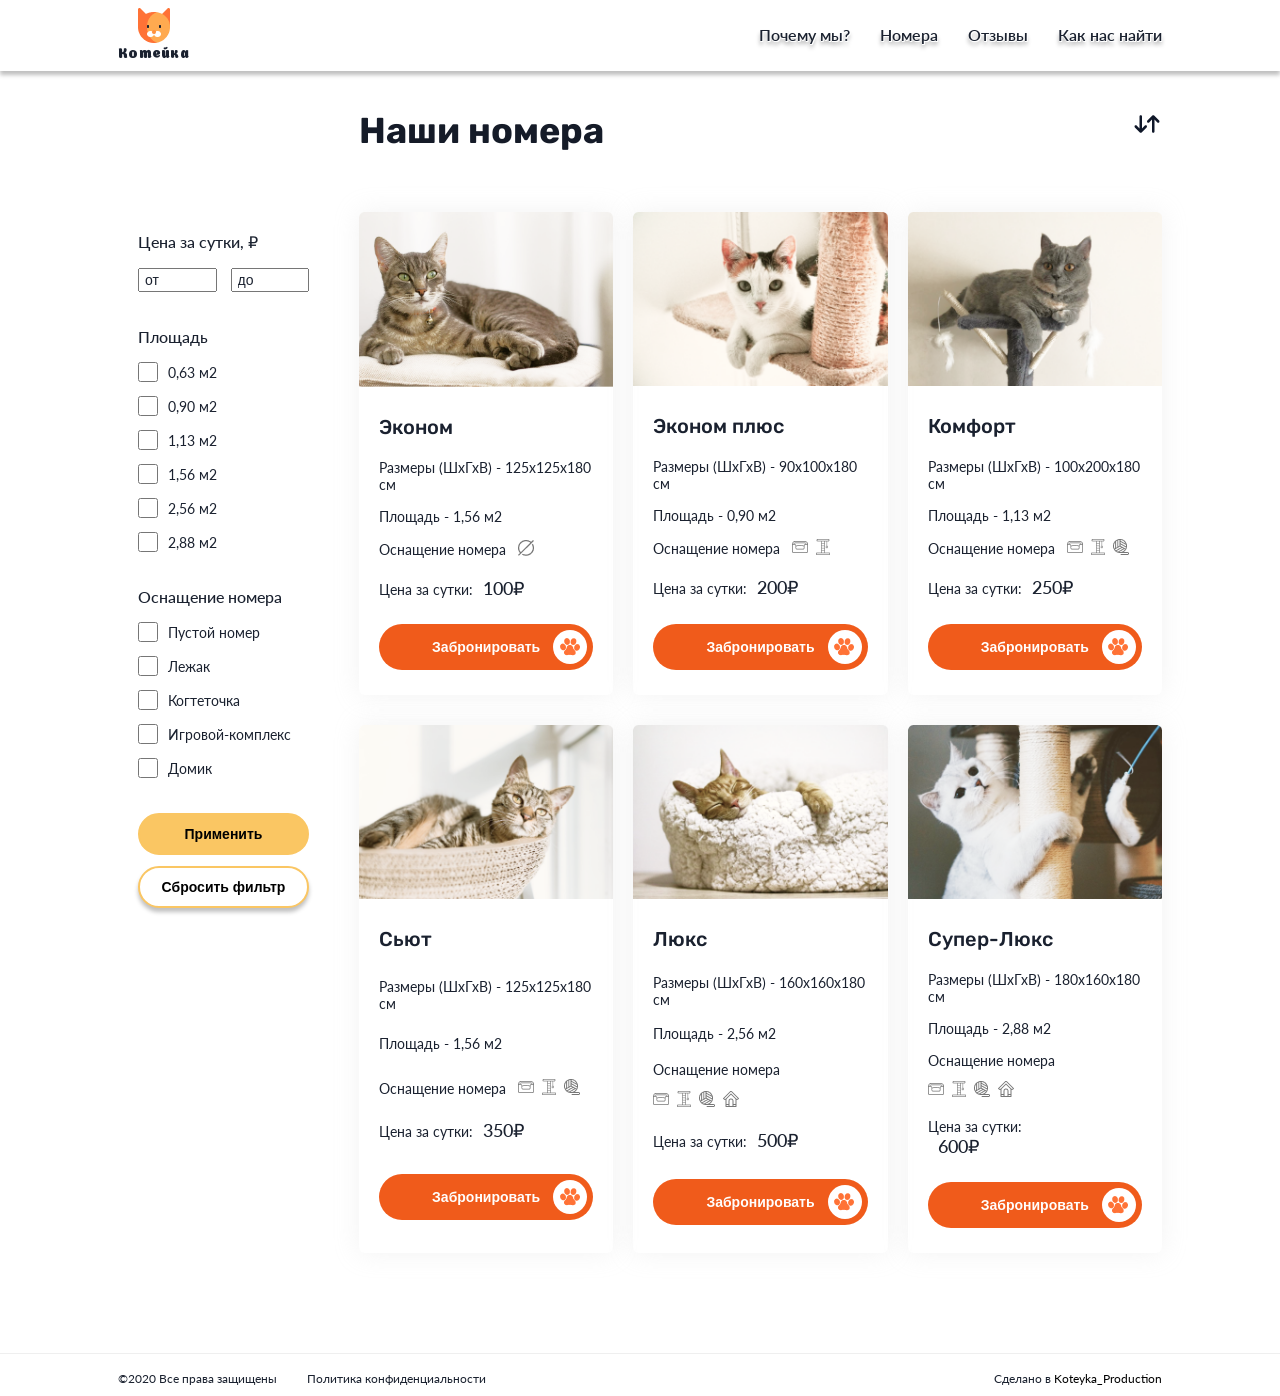
<file: index.html>
<!DOCTYPE html>
<html lang="en">
<head>
    <meta charset="UTF-8">
    <meta name="viewport" content="width=device-width, initial-scale=1.0">
    <title>Котейка</title>
    <link rel="stylesheet" href="./styles/index.css">
    <link rel="stylesheet" href="./styles/fonts.css">
    <link rel="stylesheet" href="./styles/header.css">
    <link rel="stylesheet" href="./styles/rooms.css">
    <link rel="stylesheet" href="./styles/sort.css">
    <link rel="stylesheet" href="./styles/card.css">
    <link rel="stylesheet" href="./styles/footer.css">
    <link rel="stylesheet" href="./styles/bar.css">
</head>
<body>
    <div class="container">
        <header class="header">
            <div class="header__logo">
                <div class="header__logo-img">
                    <img src="./images/logo.png" alt="logo">
                </div>
                <p class="header__logo-title">Котейка</p>
            </div>
            <div class="header__burger">
                <img src="./images/burger.svg" alt="menu">
            </div>
            <div class="header__menu">
                <a href="#" class="header__link">Почему мы?</a>
                <a href="#" class="header__link">Номера</a>
                <a href="#" class="header__link">Отзывы</a>
                <a href="#" class="header__link">Как нас найти</a>
            </div>
        </header>
        <section class="rooms">
            <div class="rooms__header">
                <h2 class="rooms__header-title">Наши номера</h2>
                <div class="rooms__header-filter">
                    <img src="./images/bar-filter.svg" alt="filter">
                </div>
                <div class="rooms__header-sort">
                    <img src="./images/sort.svg" alt="sort">
                </div>
                <div class="rooms__header-menu sort">
                    <div class="sort__item">
                        <div class="sort__item-icon">
                            <img src="./images/arrup.svg" alt="">
                        </div>
                        <p class="sort__item-text">По площади</p>
                    </div>
                    <div class="sort__item">
                        <div class="sort__item-icon">
                            <img src="./images/arrdown.svg" alt="">
                        </div>
                        <p class="sort__item-text">По площади</p>
                    </div>
                    <div class="sort__item">
                        <div class="sort__item-icon">
                            <img src="./images/arrup.svg" alt="">
                        </div>
                        <p class="sort__item-text">По цене</p>
                    </div>
                    <div class="sort__item">
                        <div class="sort__item-icon">
                            <img src="./images/arrdown.svg" alt="">
                        </div>
                        <p class="sort__item-text">По цене</p>
                    </div>
                    <div class="sort__back">
                        <img src="./images/back.svg" alt="back">
                    </div>
                </div>
            </div>
            <div class="rooms__bar bar">
                <div class=""rooms__bar-price bar__price>
                    <p class="bar__title">Цена за сутки, ₽</p>
                    <div class="bar__price-wrapper">
                        <input type="text" class="bar__price-input" placeholder="от">
                        <input type="text" class="bar__price-input" placeholder="до">
                    </div>
                </div>
                <div class=""rooms__bar-square bar__square>
                    <p class="bar__title">Площадь</p>
                    <div class="bar__square-wrapper ">
                        <div class="bar__check-block">
                            <input type="checkbox" class="bar__checker name='checker">
                            <label class="bar__check-text" for="checker">0,63 м2</label>
                        </div>
                        <div class="bar__check-block">
                            <input type="checkbox" class="bar__checker name='checker">
                            <label class="bar__check-text" for="checker">0,90 м2</label>
                        </div>
                        <div class="bar__check-block">
                            <input type="checkbox" class="bar__checker name='checker">
                            <label class="bar__check-text" for="checker">1,13 м2</label>
                        </div>
                        <div class="bar__check-block">
                            <input type="checkbox" class="bar__checker name='checker">
                            <label class="bar__check-text" for="checker">1,56 м2</label>
                        </div>
                        <div class="bar__check-block">
                            <input type="checkbox" class="bar__checker name='checker">
                            <label class="bar__check-text" for="checker">2,56 м2</label>
                        </div>
                        <div class="bar__check-block">
                            <input type="checkbox" class="bar__checker name='checker">
                            <label class="bar__check-text" for="checker">2,88 м2</label>
                        </div>
                    </div>
                </div>
                <div class=""rooms__bar-include bar__include>
                    <p class="bar__title">Оснащение номера</p>
                    <div class="bar__include-wrapper ">
                        <div class="bar__check-block">
                            <input type="checkbox" class="bar__checker name='checker">
                            <label for="checker" class="bar__check-text">Пустой номер</label>
                        </div>
                        <div class="bar__check-block">
                            <input type="checkbox" class="bar__checker name='checker">
                            <label for="checker" class="bar__check-text">Лежак</label>
                        </div>
                        <div class="bar__check-block">
                            <input type="checkbox" class="bar__checker name='checker">
                            <label for="checker" class="bar__check-text">Когтеточка</label>
                        </div>
                        <div class="bar__check-block">
                            <input type="checkbox" class="bar__checker name='checker">
                            <label for="checker" class="bar__check-text">Игровой-комплекс</label>
                        </div>
                        <div class="bar__check-block">
                            <input type="checkbox" class="bar__checker name='checker">
                            <label for="checker" class="bar__check-text">Домик</label>
                        </div>
                    </div>
                </div>
                <div class="bar__buttons">
                    <button class="rooms__bar-apply bar__apply">Применить</button>
                    <button class="rooms__bar-reset bar__reset">Сбросить фильтр</button>
                </div>
            </div>
            <div class="rooms__catalog">
                <div class="rooms__catalog-card card">
                    <div class="card__image">
                        <img src="./images/cat1.png" alt="cat image">
                    </div>
                    <div class="card__info-wrapper">
                        <p class="card__title">Эконом</p>
                        <p class="card__size">Размеры (ШхГхВ) - 125х125х180 см</p>
                        <p class="card__square">Площадь - 1,56 м2</p>
                        <div class="card__include">
                            <p class="card__include-title">Оснащение номера</p>
                            <div class=" card__include-wrapper">
                                <div class="card__include-icon">
                                    <img src="./images/nothing.png" alt="nothing">
                                </div>
                            </div>
                        </div>
                        <p class=" card__price">Цена за сутки:<span class="card__price-value">100₽</span></p>
                        <button class="card__button">
                            <span class="card__button-text">Забронировать</span>
                            <div class="card__button-decoration">
                                <img src="./images/paw.png" alt="paw    ">
                            </div>
                        </button>
                    </div>
                </div>
                <div class="rooms__catalog-card card">
                    <div class="card__image">
                        <img src="./images/cat2.png" alt="cat image">
                    </div>
                    <div class="card__info-wrapper">
                        <p class="card__title">Эконом плюс</p>
                        <p class="card__size">Размеры (ШхГхВ) - 90х100х180 см</p>
                        <p class="card__square">Площадь - 0,90 м2</p>
                        <div class="card__include">
                            <p class="card__include-title">Оснащение номера</p>
                            <div class=" card__include-wrapper">
                                <div class="card__include-icon">
                                    <img src="./images/catbed.png" alt="catbed">
                                </div>
                                <div class="card__include-icon">
                                    <img src="./images/scratch.png" alt="scratch">
                                </div>
                            </div>
                        </div>
                        <p class=" card__price">Цена за сутки:<span class="card__price-value">200₽</span></p>
                        <button class="card__button">
                            <span class="card__button-text">Забронировать</span>
                            <div class="card__button-decoration">
                                <img src="./images/paw.png" alt="paw    ">
                            </div>
                        </button>
                    </div>
                </div>
                <div class="rooms__catalog-card card">
                    <div class="card__image">
                        <img src="./images/cat3.png" alt="cat image">
                    </div>
                    <div class="card__info-wrapper">
                        <p class="card__title">Комфорт</p>
                        <p class="card__size">Размеры (ШхГхВ) - 100х200х180 см</p>
                        <p class="card__square">Площадь - 1,13 м2</p>
                        <div class="card__include">
                            <p class="card__include-title">Оснащение номера</p>
                            <div class=" card__include-wrapper">
                                <div class="card__include-icon">
                                    <img src="./images/catbed.png" alt="catbed">
                                </div>
                                <div class="card__include-icon">
                                    <img src="./images/scratch.png" alt="scratch">
                                </div>
                                <div class="card__include-icon">
                                    <img src="./images/toy.png" alt="toys">
                                </div>
                            </div>
                        </div>
                        <p class=" card__price">Цена за сутки:<span class="card__price-value">250₽</span></p>
                        <button class="card__button">
                            <span class="card__button-text">Забронировать</span>
                            <div class="card__button-decoration">
                                <img src="./images/paw.png" alt="paw    ">
                            </div>
                        </button>
                    </div>
                </div>
                <div class="rooms__catalog-card card">
                    <div class="card__image">
                        <img src="./images/cat4.png" alt="cat image">
                    </div>
                    <div  class="card__info-wrapper">
                        <p class="card__title">Сьют</p>
                        <p class="card__size">Размеры (ШхГхВ) - 125х125х180 см</p>
                        <p class="card__square">Площадь - 1,56 м2</p>
                        <div class="card__include">
                            <p class="card__include-title">Оснащение номера</p>
                            <div class=" card__include-wrapper">
                                <div class="card__include-icon">
                                    <img src="./images/catbed.png" alt="catbed">
                                </div>
                                <div class="card__include-icon">
                                    <img src="./images/scratch.png" alt="scratch">
                                </div>
                                <div class="card__include-icon">
                                    <img src="./images/toy.png" alt="toys">
                                </div>
                            </div>
                        </div>
                        <p class=" card__price">Цена за сутки:<span class="card__price-value">350₽</span></p>
                        <button class="card__button">
                            <span class="card__button-text">Забронировать</span>
                            <div class="card__button-decoration">
                                <img src="./images/paw.png" alt="paw    ">
                            </div>
                        </button>
                    </div>
                </div>
                <div class="rooms__catalog-card card">
                    <div class="card__image">
                        <img src="./images/cat5.png" alt="cat image">
                    </div>
                    <div class="card__info-wrapper">
                        <p class="card__title">Люкс</p>
                        <p class="card__size">Размеры (ШхГхВ) - 160х160х180 см</p>
                        <p class="card__square">Площадь - 2,56 м2</p>
                        <div class="card__include">
                            <p class="card__include-title">Оснащение номера</p>
                            <div class=" card__include-wrapper">
                                <div class="card__include-icon">
                                    <img src="./images/catbed.png" alt="catbed">
                                </div>
                                <div class="card__include-icon">
                                    <img src="./images/scratch.png" alt="scratch">
                                </div>
                                <div class="card__include-icon">
                                    <img src="./images/toy.png" alt="toys">
                                </div>
                                <div class="card__include-icon">
                                    <img src="./images/house.png" alt="house">
                                </div>    
                            </div>
                        </div>
                        <p class=" card__price">Цена за сутки:<span class="card__price-value">500₽</span></p>
                        <button class="card__button">
                            <span class="card__button-text">Забронировать</span>
                            <div class="card__button-decoration">
                                <img src="./images/paw.png" alt="paw    ">
                            </div>
                        </button>
                    </div>
                </div>
                <div class="rooms__catalog-card card">
                    <div class="card__image">
                        <img src="./images/cat6.png" alt="cat image">
                    </div>
                    <div class="card__info-wrapper">
                        <p class="card__title">Супер-Люкс</p>
                        <p class="card__size">Размеры (ШхГхВ) - 180х160х180 см</p>
                        <p class="card__square">Площадь - 2,88 м2</p>
                        <div class="card__include">
                            <p class="card__include-title">Оснащение номера</p>
                            <div class=" card__include-wrapper">
                            <div class="card__include-icon">
                                    <img src="./images/catbed.png" alt="catbed">
                                </div>
                                <div class="card__include-icon">
                                    <img src="./images/scratch.png" alt="scratch">
                                </div>
                                <div class="card__include-icon">
                                    <img src="./images/toy.png" alt="toys">
                                </div>
                                <div class="card__include-icon">
                                    <img src="./images/house.png" alt="house">
                                </div>    
                            </div>
                        </div>
                        <p class=" card__price"></p>Цена за сутки:<span class="card__price-value">600₽</span></p>
                        <button class="card__button">
                            <span class="card__button-text">Забронировать</span>
                            <div class="card__button-decoration">
                                <img src="./images/paw.png" alt="paw    ">
                            </div>
                        </button>
                    </div>
                </div>
            </div>
        </section>
        <footer class="footer">
            <a class="footer__secure">©2020 Все права защищены</a>
            <a class="footer__conf">Политика конфиденциальности</a>
            <a class="footer__madein">Сделано в  <span class="footer__madein-company">Koteyka_Production</span></a>
        </footer>
    </div>
</body>
</html>
</file>
<file: styles/index.css>
*{
    margin: 0;
    padding: 0;
    box-sizing: border-box;
}
body{
    font-family: 'Lato';
    color: #1a212f;
}
img{
    max-width: 100%;
    height: auto;
    object-fit: contain;
}
a{
    text-decoration: none;
    color: #1a212f;
    cursor: pointer;
}
button{
    border: none;
    border-radius: 25px;
    font-size: 14px;
    font-weight: 600;
    cursor: pointer;
    transition: 0.3s;
}
button:hover{
    transform: translateY(-2px);
    box-shadow: 0 0 10px rgb(139, 138, 138);
}
input{
    cursor: pointer;
}
.container{
    max-width: 1440px;
    margin: 0 auto;
}
.vis{
    display: block;
}
</file>
<file: styles/fonts.css>
@font-face {
    font-family: 'Lato';
    src: url('../fonts/Lato/Lato-Medium.eot');
    src: url('../fonts/Lato/Lato-Medium.eot?#iefix') format('embedded-opentype'),
        url('../fonts/Lato/Lato-Medium.woff2') format('woff2'),
        url('../fonts/Lato/Lato-Medium.woff') format('woff'),
        url('../fonts/Lato/Lato-Medium.ttf') format('truetype');
    font-weight: 500;
    font-style: normal;
    font-display: swap;
}

@font-face {
    font-family: 'Lato';
    src: url('../fonts/Lato/Lato-SemiBold.eot');
    src: url('../fonts/Lato/Lato-SemiBold.eot?#iefix') format('embedded-opentype'),
         url('../fonts/Lato/Lato-SemiBold.woff2') format('woff2'),
         url('../fonts/Lato/Lato-SemiBold.woff') format('woff'),
         url('../fonts/Lato/Lato-SemiBold.ttf') format('truetype');
    font-weight: 600;
    font-style: normal;
    font-display: swap;
}

@font-face {
    font-family: 'Lato';
    src: url('../fonts/Lato/Lato-Regular.eot');
    src: url('../fonts/Lato/Lato-Regular.eot?#iefix') format('embedded-opentype'),
         url('../fonts/Lato/Lato-Regular.woff2') format('woff2'),
         url('../fonts/Lato/Lato-Regular.woff') format('woff'),
         url('../fonts/Lato/Lato-Regular.ttf') format('truetype');
    font-weight: normal;
    font-style: normal;
    font-display: swap;
}

@font-face {
    font-family: 'Rubik';
    src: url('../fonts/Rubik/Rubik-Bold.eot');
    src: url('../fonts/Rubik/Rubik-Bold.eot?#iefix') format('embedded-opentype'),
         url('../fonts/Rubik/Rubik-Bold.woff2') format('woff2'),
         url('../fonts/Rubik/Rubik-Bold.woff') format('woff'),
         url('../fonts/Rubik/Rubik-Bold.ttf') format('truetype');
    font-weight: bold;
    font-style: normal;
    font-display: swap;
}

@font-face {
    font-family: 'Rubik';
    src: url('../fonts/Rubik/Rubik-Medium.eot');
    src: url('../fonts/Rubik/Rubik-Medium.eot?#iefix') format('embedded-opentype'),
         url('../fonts/Rubik/Rubik-Medium.woff2') format('woff2'),
         url('../fonts/Rubik/Rubik-Medium.woff') format('woff'),
         url('../fonts/Rubik/Rubik-Medium.ttf') format('truetype');
    font-weight: 500;
    font-style: normal;
    font-display: swap;
}

@font-face {
    font-family: 'Boomboom';
    src: url('../fonts/Boomboom/Boomboom.eot');
    src: url('../fonts/Boomboom/Boomboom.eot?#iefix') format('embedded-opentype'),
         url('../fonts/Boomboom/Boomboom.woff2') format('woff2'),
         url('../fonts/Boomboom/Boomboom.woff') format('woff'),
         url('../fonts/Boomboom/Boomboom.ttf') format('truetype');
    font-weight: normal;
    font-style: normal;
    font-display: swap;
}
</file>
<file: styles/header.css>
.header{
    height: 71px;
    display: flex;
    margin-bottom: 38px;
    justify-content: space-between;
    align-items: center;
    padding: 8px 20px 10px;
    box-shadow: 0 4px 4px 0 rgba(0, 0, 0, 0.25);
}

.header__menu{
    display: none;
}

.header__burger{
    width: 50px;
    cursor: pointer;
    transition: 0.3s;
}

.header__burger:hover{
    filter: drop-shadow(0 4px 6px rgba(0,0,0,0.3));
}

.header__logo{
    display: flex;
    flex-direction: column;
}

.header__logo-title{
    font-family: 'Boomboom';
    font-weight: 400;
    font-size: 16px;
    letter-spacing: 0.03em;   
}

.header__logo-img{
    align-self: center;
}

.header__link{
    font-weight: 600;
    font-size: 16px;
    text-shadow:
        -0.5px -0.5px 0 white,
        0.5px -0.5px 0 white,
        -0.5px  0.5px 0 white,
        0.5px  0.5px 0 white,
        0 4px 4px rgba(0, 0, 0, 0.4)
    ;
    transition: 0.3s;
}

.header__link:hover{
  transform: translateY(-1px);
}

@media (min-width: 768px) {
    .header{
        padding-inline: 70px;
    }
    .header__burger{
        display: none;
    }
    .header__menu{
        display: flex;
        gap: 30px;
    }
    
}

@media (min-width: 1024px) {
    .header{
        padding-inline: 118px;
    }
}
</file>
<file: styles/rooms.css>
.rooms{
    padding-inline: 20px;
    position: relative;
}

.rooms__header{
    display: flex;
    position: relative;
    gap: 8px;
}

.rooms__header-title{
    margin-right: auto;
    margin-bottom: 20px;
    font-weight: 700;
    font-size: 28px;
    color: #151b28;
    font-family: 'Rubik';
}

.rooms__header-menu{
    display: none;
    position: absolute;
    right: 0;
}

.rooms__header-sort, .rooms__header-filter{
    width: 30px;
    transition: 0.3s;
    cursor: pointer;
}

.rooms__header-sort:hover{
    filter: drop-shadow(0 4px 6px rgba(0,0,0,0.3));
    transform: translate(-1px, -1px);
}

.rooms__catalog{
    display: grid;
    grid-template-columns: 1fr;
    row-gap: 30px;
}

@media (min-width: 768px) {
    .rooms{
        padding-inline: 70px;
    }
    .rooms__header-title{
        margin-bottom: 30px;
    }
    .rooms__catalog{
        grid-template-columns: repeat(2, 1fr);
        column-gap: 20px;
    }
    .rooms__header-filter{
        display: none;
    }
}

@media (min-width:1024px) {
    .rooms{
        padding-inline: 118px;
        display: grid;
        grid-template-columns: 1fr auto;
        grid-template-rows: repeat(2, auto); 
        row-gap: 20px;
        column-gap: 30px;
    }
    .rooms__header-title{
        font-size: 36px;
        margin-bottom: 40px;
    }
    .rooms__catalog{
        grid-template-columns: repeat(3, 1fr);
        justify-self: right;
        margin-top: 0;
    }

    .rooms__header{
        grid-area: 1 / 2 / 2 / 3;
        max-width: 850px;   
    }
    .rooms__catalog{
        grid-area: 2 / 2 / 3 / 3;
        max-width: 860px;
    }
    .rooms__bar{
        grid-area: 2 / 1 / 3 / 2;
        justify-self: left;
    }
}
</file>
<file: styles/sort.css>
.sort{
    padding: 12px 20px;
    box-shadow: 0 4px 4px 0 rgba(0, 0, 0, 0.25);
    border-radius: 4px;
    background: #fff;
    display: none;
    grid-auto-flow: column;
    grid-template-rows: repeat(4, auto);
    row-gap: 24px;
    column-gap: 30px;
}

.sort__item{
    width: 100%;
    display: flex;
    align-items: center;
    gap: 5px;
    cursor: pointer;
    transition: 0.3s;
}

.sort__item:hover{
    border-bottom: 1px solid gainsboro;
}

.sort__item-text{
    font-weight: 400;
    font-size: 14px;
    color: #141312;
}

.sort__back{
    cursor: pointer;
    transition: 0.3s;
}

.sort__back:hover{
    filter: drop-shadow(0 4px 6px rgba(0,0,0,0.3));
    transform: translate(-1px, -1px);
}
</file>
<file: styles/card.css>
.card{
    border-radius: 6px;
    fill: #fff;
    stroke-width: 1px;
    stroke: #e1e1e1;
    font-size: 14px;
    font-weight: 400;
    box-shadow: 0 0 25px 0 rgba(208, 208, 208, 0.25);
    display: flex;
    flex-direction: column;
}

.card__image img{
    width: 100%;
}

.card__info-wrapper{
    padding: 25px 20px;
    height: 100%;
    display: grid;
    grid-template-columns: 1fr;
}

.card__title{
    font-family: 'Rubik';
    font-weight: 500;
    font-size: 20px; 
    margin-bottom: 20px;
}

.card__size{
    margin-bottom: 15px;
}

.card__include{
    margin: 15px 0 18px;
    display: flex;
    align-items: center;
    flex-wrap: wrap;
    gap: 12px;
}

.card__include-wrapper{
    display: flex;
    gap: 8px;
}

.card__price-value{
    margin-left: 10px;
    font-size: 18px;
    font-weight: 500;
}

.card__button{
    width: 100%;
    height: 46px;
    padding: 6px;
    margin: 25px auto 0;
    font-weight: 600;
    font-size: 14px;
    color: #fffefd;
    background: #f05b1b;
    display: flex;
    justify-content: center;
    align-items: center;
    position: relative;
    z-index: -2;
}

.card__button-decoration{
    position: absolute;
    right: 6px;
    border-radius: 50%;
    background-color: #fff;
    display: flex;
    align-items: center;
    justify-content: center;
    width: 34px;
    height: 34px;
    
}
</file>
<file: styles/footer.css>
.footer{
    margin-top: 100px;
    padding: 40px 20px;
    border-top: 1px solid #EFEFEF;
    display: flex;
    flex-direction: column;
    align-items: center;
    gap: 10px;
    font-weight: 400;
    font-size: 12px;
    color: #8f8f8f;
}

.footer__madein-company{
    color: #000;
}

@media (min-width: 768px) {
    .footer{
        padding: 20px 70px ;
        flex-direction: row;
        justify-content: space-between;
    }
}

@media (min-width:1024px) {
    .footer{
        padding: 17px 118px 10px;
        justify-content: start;
        gap: 30px;
    }

    .footer__madein{
        margin-left: auto;
    }
    
}
</file>
<file: styles/bar.css>
.bar{
    display: none;
    position: absolute;
    right: 0;
    top: -8px;
    background-color: #fff;
    padding: 20px 30px;
    box-shadow: 0 4px 4px 0 rgba(0, 0, 0, 0.25);
    border-radius: 4px;
}

.bar__title{
    font-weight: 500;
    font-size: 16px; 
    margin: 32px 0 16px;
}

.bar__price-input{
    font-weight: 400;
    font-size: 14px;
    padding: 7px 5px;
    min-width: 0;
}

.bar__price-input::placeholder{
    font-weight: 400;
    font-size: 14px;
    color: #1a212f;
}

.bar__square-wrapper, .bar__include-wrapper{
    display: flex;
    flex-direction: column;
    gap: 8px;
}

.bar__check-block{
    display: flex;
    align-items: center;
}

.bar__check-text{
    font-weight: 400;
    font-size: 14px; 
    margin-left: 10px; 
}


.bar__checker{
    width: 20px;
    height: 20px;
}

.bar__apply{
    border: 2px solid #fac663;
    background: #fac663;
}
.bar__reset{
    box-shadow: 0 4px 4px 0 rgba(0, 0, 0, 0.25);
    border: 2px solid #fac663;
    background: #fff;
}

.bar__buttons{
    margin-top: 20px;
    display: flex;
    flex-direction: column;
    gap: 8px;
}

.bar__buttons button{
    font-weight: 600;
    font-size: 14px;
    padding: 15px auto 17px;
    height: 42px;
}
@media (min-width: 768px) {
    .bar{
        position: static;
        padding: 20px;
        margin-bottom: 50px;
        display: grid;
        grid-template-columns: repeat(3, 1fr);
        grid-template-rows: 130px auto;
        justify-items: center;
    }

    .bar__title{
        margin: 0 0 16px;
    }

    .bar__price{
        grid-area: 1 / 1 / 2 / 2;
    }

    .bar__price-wrapper{
        display: flex;
        flex-direction: column;
        gap: 14px;
    }

    .bar__price-input{
        height: 24px;
    }
    
    .bar__buttons{
        grid-area: 2 / 1 / 3 / 2;
        width: 100%;
        max-width: 180px;
    }

    .bar__buttons button{
        height: 30px;
    }
  
    .bar__square{
        grid-area: 1 / 2 / 3 / 3;
    }

    .bar__include{
        grid-area: 1 / 3 / 3 / 4;
    }
}

@media (min-width:1024px) {
    .bar{
        max-width: 211px;
        max-height: max-content;
        box-shadow: none;
        display: flex;
        flex-direction: column;
        gap: 35px;
    }
    .bar__square-wrapper, .bar__include-wrapper{
        gap: 14px;
    }
    .bar__price-wrapper{
        flex-direction: row;
        width: 100%;
    }
    .bar__buttons{
        margin-top: 0;
        gap: 11px;
    }

    .bar__buttons button{
        height: 42px;
        width: 100%;
    }

}
</file>
